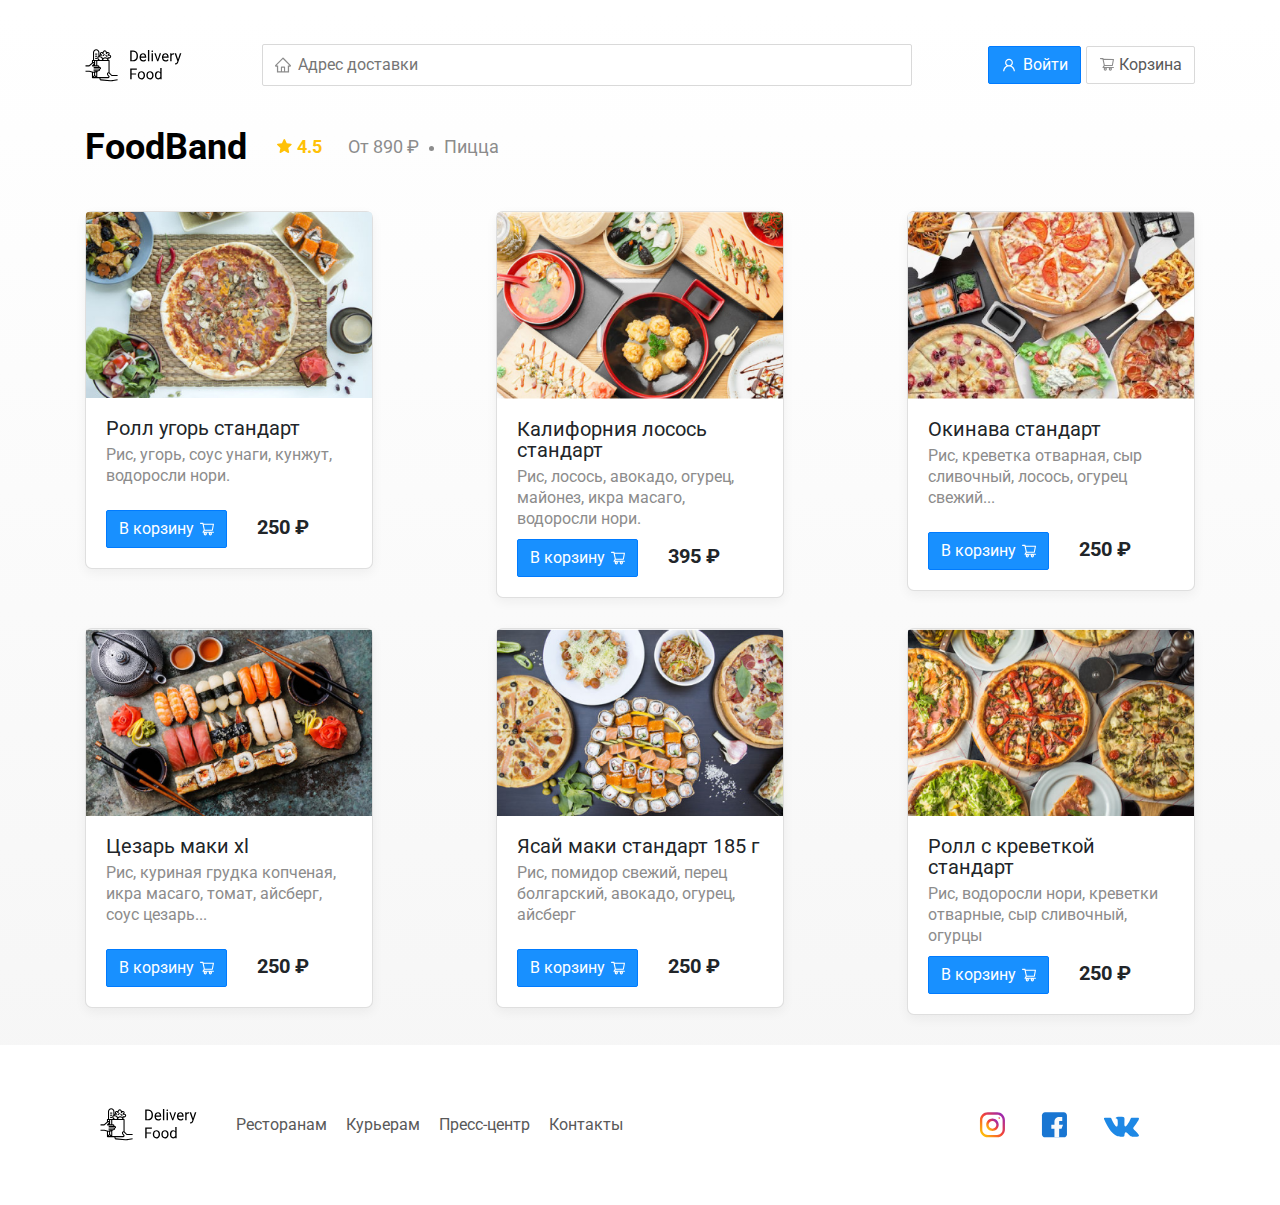
<file: FoodBand.html>
<!DOCTYPE html>
<html lang="ru">
<head>
  <meta charset="UTF-8">
  <meta name="viewport" content="width=device-width, initial-scale=1.0">
  <title>Тануки-доставка еды</title>
  <link href="https://fonts.googleapis.com/css2?family=Roboto:wght@400;700&display=swap" rel="stylesheet">
  <link rel="stylesheet" href="css/bootstrap.min.css">
  <link rel="stylesheet" href="css/style.css">
</head>
<body>
  <div class="container">
   <div class="main">
      <div class="header ">
        <a href="index.html" class="logo"><img src="img/logo.svg" alt="logo"></a>
        <input type="text" class="input address-input" placeholder="Адрес доставки">
        <div class="button">
          <button class="btn btn-primary"> <img src="img/icon container.svg" alt="Войти" class="btn-icon"> Войти</button>
          <button class="btn btn-light"> <img src="img/shopping-cart.svg" alt="Корзина" class="btn-icon1"> Корзина</button>
        </div>
      </div>
      <section class="restaurants">
        <div class="section-heading">
          <h2 class="section-title">FoodBand</h2>
            <div class="card-info">
              <div class="rating"><img src="img/Vector.svg" alt="rating" class="rating-star">4.5</div>
              <div class="price">От 890 ₽</div>
              <div class="category">Пицца</div>
            </div>
          <!-- /.card-info -->
        </div>
        <div class="cards">
          <div class="card" style="width: 18rem;">
            <img src="img/image.jpg" class="card-img-top" alt="...">
            <div class="card-body">
              <div class="card-heading">
                <h3 class="card-title card-title-reg">Ролл угорь стандарт</h3>
              </div>
              <div class="card-info">
                <div class="ingredients">Рис, угорь, соус унаги, кунжут, водоросли нори.</div>
              </div>
              <div class="card-buttons">
                <button class="btn btn-primary button">
                  <span class="button-card-text">В корзину</span>
                  <img src="img/button-shoping-cart.svg" alt="shopping-cart" class="button-card-image">
                </button>
                <strong class="card-price-bold">250 ₽</strong>
              </div>
              <!-- /.card-info -->
              <!-- /.card-heading -->
            </div>
          </div>
          <div class="card" style="width: 18rem;">
            <img src="img/image.png" class="card-img-top" alt="...">
            <div class="card-body">
              <div class="card-heading">
                <h3 class="card-title card-title-reg">Калифорния лосось стандарт</h3>
              </div>
              <div class="card-info">
                <div class="ingredients">Рис, лосось, авокадо, огурец, майонез, икра масаго, водоросли нори.</div>
              </div>
              <div class="card-buttons1">
                <button class="btn btn-primary button">
                  <span class="button-card-text">В корзину</span>
                  <img src="img/button-shoping-cart.svg" alt="shopping-cart" class="button-card-image">
                </button>
                <strong class="card-price-bold">395 ₽</strong>
              </div>
              <!-- /.card-heading -->
            </div>
          </div>
          <div class="card" style="width: 18rem;">
            <img src="img/image1.png" class="card-img-top" alt="...">
            <div class="card-body">
              <div class="card-heading">
                <h3 class="card-title card-title-reg">Окинава стандарт</h3>
              </div>
              <div class="card-info">
                
                <div class="ingredients"> Рис, креветка отварная, сыр сливочный, лосось, огурец свежий...</div>
              </div>
              <div class="card-buttons">
                <button class="btn btn-primary button">
                  <span class="button-card-text">В корзину</span>
                  <img src="img/button-shoping-cart.svg" alt="shopping-cart" class="button-card-image">
                </button>
                <strong class="card-price-bold">250 ₽</strong>
              </div>
              <!-- /.card-info -->
              <!-- /.card-heading -->
            </div>
          </div>
          <div class="card" style="width: 18rem;">
            <img src="img/image2.png" class="card-img-top" alt="...">
            <div class="card-body">
              <div class="card-heading">
                <h3 class="card-title card-title-reg">Цезарь маки хl</h3>
              </div>
              <div class="card-info">
                
                <div class="ingredients">Рис, куриная грудка копченая, икра масаго, томат, айсберг, соус цезарь...</div>
              </div>
              <div class="card-buttons">
                <button class="btn btn-primary button">
                  <span class="button-card-text">В корзину</span>
                  <img src="img/button-shoping-cart.svg" alt="shopping-cart" class="button-card-image">
                </button>
                <strong class="card-price-bold">250 ₽</strong>
              </div>
              <!-- /.card-info -->
              <!-- /.card-heading -->
            </div>
          </div>
          <div class="card" style="width: 18rem;">
            <img src="img/image3.png" class="card-img-top" alt="...">
            <div class="card-body">
              <div class="card-heading">
                <h3 class="card-title card-title-reg">Ясай маки стандарт 185 г</h3>
              </div>
              <div class="card-info">
                
                <div class="ingredients">Рис, помидор свежий, перец болгарский, авокадо, огурец, айсберг</div>
              </div>
              <div class="card-buttons">
                <button class="btn btn-primary button">
                  <span class="button-card-text">В корзину</span>
                  <img src="img/button-shoping-cart.svg" alt="shopping-cart" class="button-card-image">
                </button>
                <strong class="card-price-bold">250 ₽</strong>
              </div>
              <!-- /.card-info -->
              <!-- /.card-heading -->
            </div>
          </div>
          <div class="card" style="width: 18rem;">
            <img src="img/image4.png" class="card-img-top" alt="...">
            <div class="card-body">
              <div class="card-heading">
                <h3 class="card-title card-title-reg">Ролл с креветкой стандарт</h3>
              </div>
              <div class="card-info">
                
                <div class="ingredients">Рис, водоросли нори, креветки отварные, сыр сливочный, огурцы</div>
              </div>
              <div class="card-buttons1">
                <button class="btn btn-primary button">
                  <span class="button-card-text">В корзину</span>
                  <img src="img/button-shoping-cart.svg" alt="shopping-cart" class="button-card-image">
                </button>
                <strong class="card-price-bold">250 ₽</strong>
              </div>
              <!-- /.card-info -->
              <!-- /.card-heading -->
            </div>
          </div>
        </div>
        <!-- /.cards -->
      </section>
   </div>
  </div>
  <footer class="footer">
    <div class="container cont">
      <img src="img/logo.svg" alt="logo" class="logo-footer">
      <div class="links">
        <a href="#" class="footer-link">Ресторанам</a>
        <a href="#" class="footer-link">Курьерам</a>
        <a href="#" class="footer-link">Пресс-центр</a>
        <a href="#" class="footer-link">Контакты</a>
      </div>
      <div class="btns">
        <button class="btn "> <img src="img/inst.svg" alt="Войти" class="btn-icon"></button>
        <button class="btn "> <img src="img/facebook.svg" alt="Войти" class="btn-icon"></button>
        <button class="btn "> <img src="img/vk.svg" alt="Войти" class="btn-icon"></button>
      </div>
    </div>
  </footer>
</body>
</html>
</file>
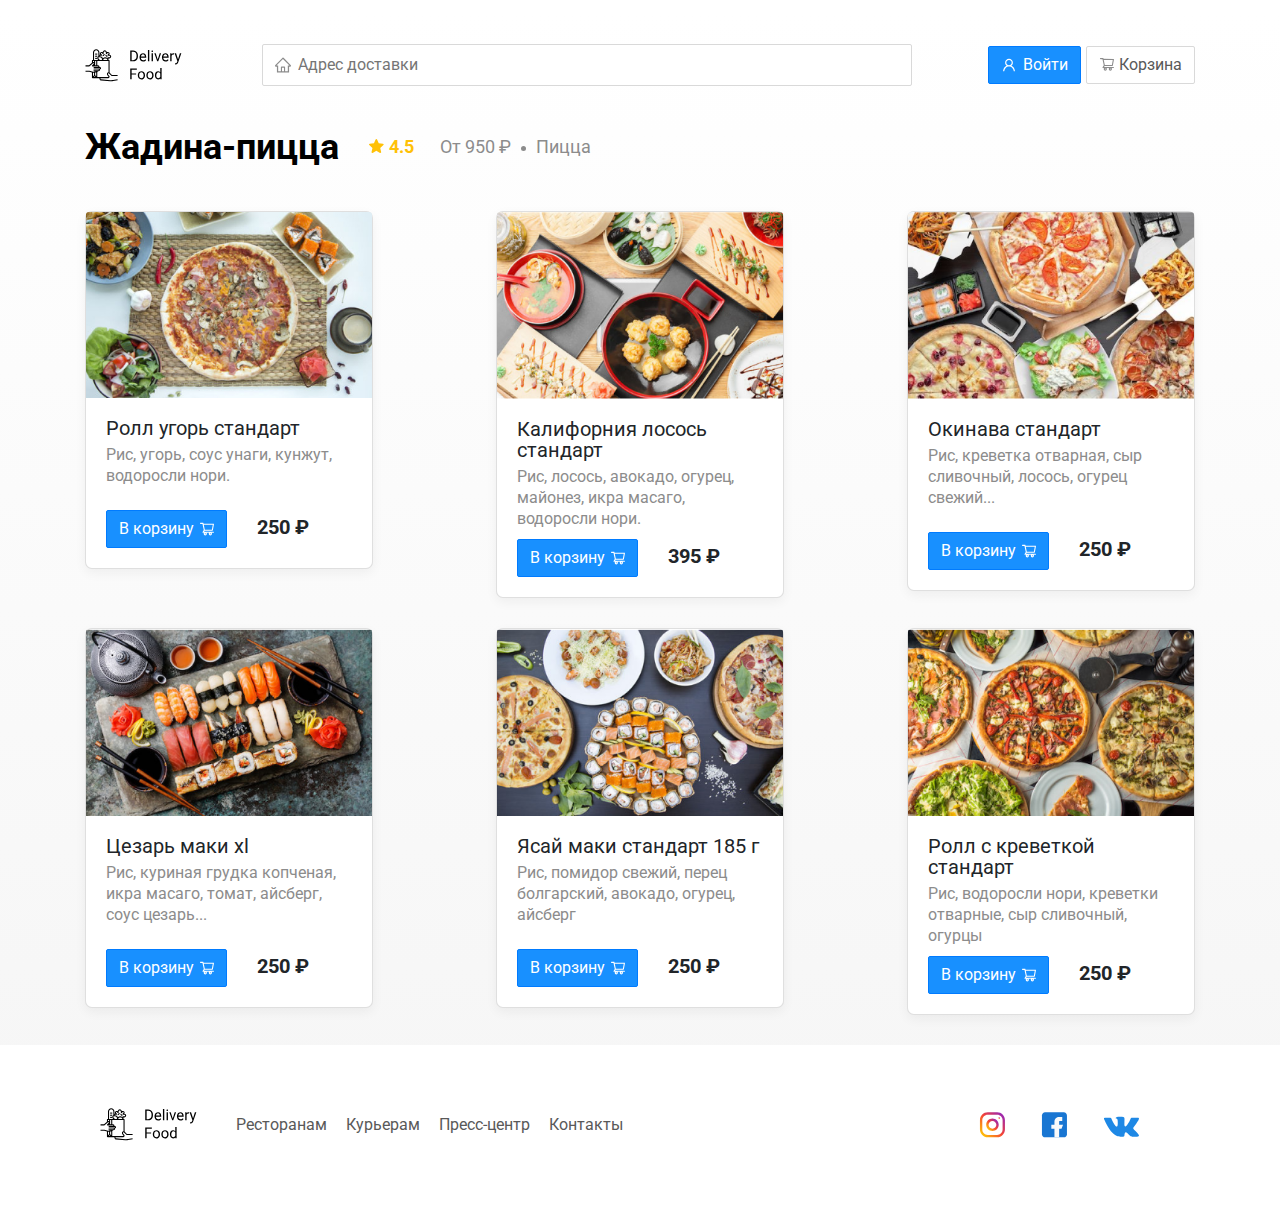
<file: jadinna-pizza.html>
<!DOCTYPE html>
<html lang="ru">
<head>
  <meta charset="UTF-8">
  <meta name="viewport" content="width=device-width, initial-scale=1.0">
  <title>Тануки-доставка еды</title>
  <link href="https://fonts.googleapis.com/css2?family=Roboto:wght@400;700&display=swap" rel="stylesheet">
  <link rel="stylesheet" href="css/bootstrap.min.css">
  <link rel="stylesheet" href="css/style.css">
</head>
<body>
  <div class="container">
   <div class="main">
      <div class="header ">
        <a href="index.html" class="logo"><img src="img/logo.svg" alt="logo"></a>
        <input type="text" class="input address-input" placeholder="Адрес доставки">
        <div class="button">
          <button class="btn btn-primary"> <img src="img/icon container.svg" alt="Войти" class="btn-icon"> Войти</button>
          <button class="btn btn-light"> <img src="img/shopping-cart.svg" alt="Корзина" class="btn-icon1"> Корзина</button>
        </div>
      </div>
      <section class="restaurants">
        <div class="section-heading">
          <h2 class="section-title">Жадина-пицца</h2>
            <div class="card-info">
              <div class="rating"><img src="img/Vector.svg" alt="rating" class="rating-star">4.5</div>
              <div class="price">От 950 ₽</div>
              <div class="category">Пицца</div>
            </div>
          <!-- /.card-info -->
        </div>
        <div class="cards">
          <div class="card" style="width: 18rem;">
            <img src="img/image.jpg" class="card-img-top" alt="...">
            <div class="card-body">
              <div class="card-heading">
                <h3 class="card-title card-title-reg">Ролл угорь стандарт</h3>
              </div>
              <div class="card-info">
                <div class="ingredients">Рис, угорь, соус унаги, кунжут, водоросли нори.</div>
              </div>
              <div class="card-buttons">
                <button class="btn btn-primary button">
                  <span class="button-card-text">В корзину</span>
                  <img src="img/button-shoping-cart.svg" alt="shopping-cart" class="button-card-image">
                </button>
                <strong class="card-price-bold">250 ₽</strong>
              </div>
              <!-- /.card-info -->
              <!-- /.card-heading -->
            </div>
          </div>
          <div class="card" style="width: 18rem;">
            <img src="img/image.png" class="card-img-top" alt="...">
            <div class="card-body">
              <div class="card-heading">
                <h3 class="card-title card-title-reg">Калифорния лосось стандарт</h3>
              </div>
              <div class="card-info">
                <div class="ingredients">Рис, лосось, авокадо, огурец, майонез, икра масаго, водоросли нори.</div>
              </div>
              <div class="card-buttons1">
                <button class="btn btn-primary button">
                  <span class="button-card-text">В корзину</span>
                  <img src="img/button-shoping-cart.svg" alt="shopping-cart" class="button-card-image">
                </button>
                <strong class="card-price-bold">395 ₽</strong>
              </div>
              <!-- /.card-heading -->
            </div>
          </div>
          <div class="card" style="width: 18rem;">
            <img src="img/image1.png" class="card-img-top" alt="...">
            <div class="card-body">
              <div class="card-heading">
                <h3 class="card-title card-title-reg">Окинава стандарт</h3>
              </div>
              <div class="card-info">
                
                <div class="ingredients"> Рис, креветка отварная, сыр сливочный, лосось, огурец свежий...</div>
              </div>
              <div class="card-buttons">
                <button class="btn btn-primary button">
                  <span class="button-card-text">В корзину</span>
                  <img src="img/button-shoping-cart.svg" alt="shopping-cart" class="button-card-image">
                </button>
                <strong class="card-price-bold">250 ₽</strong>
              </div>
              <!-- /.card-info -->
              <!-- /.card-heading -->
            </div>
          </div>
          <div class="card" style="width: 18rem;">
            <img src="img/image2.png" class="card-img-top" alt="...">
            <div class="card-body">
              <div class="card-heading">
                <h3 class="card-title card-title-reg">Цезарь маки хl</h3>
              </div>
              <div class="card-info">
                
                <div class="ingredients">Рис, куриная грудка копченая, икра масаго, томат, айсберг, соус цезарь...</div>
              </div>
              <div class="card-buttons">
                <button class="btn btn-primary button">
                  <span class="button-card-text">В корзину</span>
                  <img src="img/button-shoping-cart.svg" alt="shopping-cart" class="button-card-image">
                </button>
                <strong class="card-price-bold">250 ₽</strong>
              </div>
              <!-- /.card-info -->
              <!-- /.card-heading -->
            </div>
          </div>
          <div class="card" style="width: 18rem;">
            <img src="img/image3.png" class="card-img-top" alt="...">
            <div class="card-body">
              <div class="card-heading">
                <h3 class="card-title card-title-reg">Ясай маки стандарт 185 г</h3>
              </div>
              <div class="card-info">
                
                <div class="ingredients">Рис, помидор свежий, перец болгарский, авокадо, огурец, айсберг</div>
              </div>
              <div class="card-buttons">
                <button class="btn btn-primary button">
                  <span class="button-card-text">В корзину</span>
                  <img src="img/button-shoping-cart.svg" alt="shopping-cart" class="button-card-image">
                </button>
                <strong class="card-price-bold">250 ₽</strong>
              </div>
              <!-- /.card-info -->
              <!-- /.card-heading -->
            </div>
          </div>
          <div class="card" style="width: 18rem;">
            <img src="img/image4.png" class="card-img-top" alt="...">
            <div class="card-body">
              <div class="card-heading">
                <h3 class="card-title card-title-reg">Ролл с креветкой стандарт</h3>
              </div>
              <div class="card-info">
                
                <div class="ingredients">Рис, водоросли нори, креветки отварные, сыр сливочный, огурцы</div>
              </div>
              <div class="card-buttons1">
                <button class="btn btn-primary button">
                  <span class="button-card-text">В корзину</span>
                  <img src="img/button-shoping-cart.svg" alt="shopping-cart" class="button-card-image">
                </button>
                <strong class="card-price-bold">250 ₽</strong>
              </div>
              <!-- /.card-info -->
              <!-- /.card-heading -->
            </div>
          </div>
        </div>
        <!-- /.cards -->
      </section>
   </div>
  </div>
  <footer class="footer">
    <div class="container cont">
      <img src="img/logo.svg" alt="logo" class="logo-footer">
      <div class="links">
        <a href="#" class="footer-link">Ресторанам</a>
        <a href="#" class="footer-link">Курьерам</a>
        <a href="#" class="footer-link">Пресс-центр</a>
        <a href="#" class="footer-link">Контакты</a>
      </div>
      <div class="btns">
        <button class="btn "> <img src="img/inst.svg" alt="Войти" class="btn-icon"></button>
        <button class="btn "> <img src="img/facebook.svg" alt="Войти" class="btn-icon"></button>
        <button class="btn "> <img src="img/vk.svg" alt="Войти" class="btn-icon"></button>
      </div>
    </div>
  </footer>
</body>
</html>
</file>
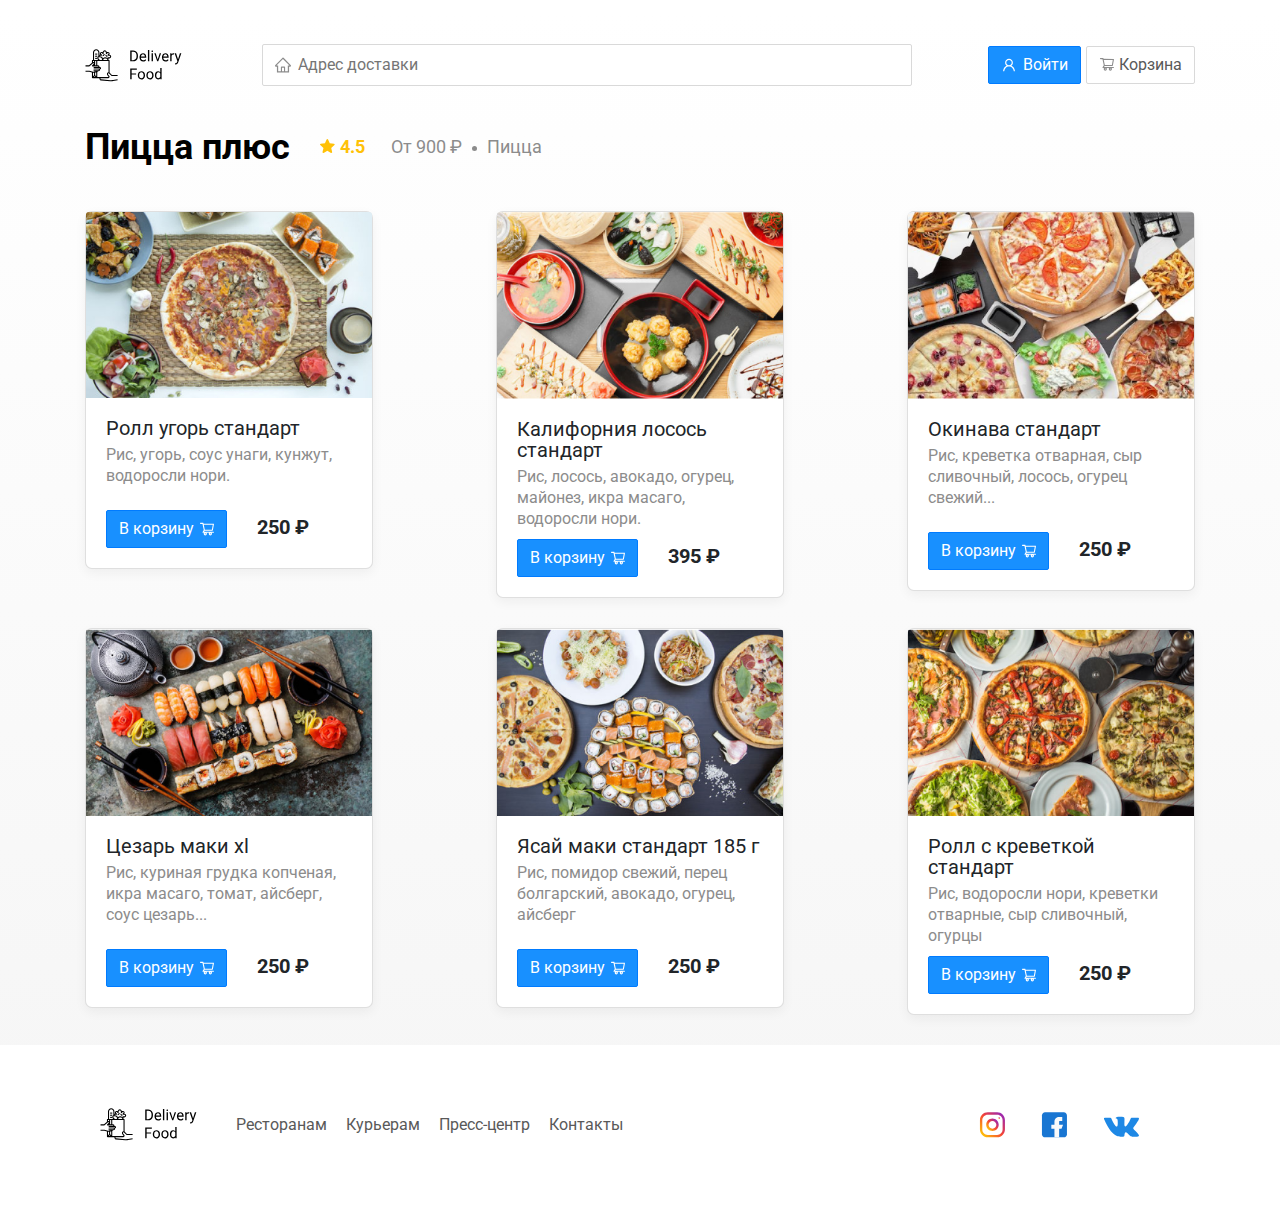
<file: pizza-plus.html>
<!DOCTYPE html>
<html lang="ru">
<head>
  <meta charset="UTF-8">
  <meta name="viewport" content="width=device-width, initial-scale=1.0">
  <title>Тануки-доставка еды</title>
  <link href="https://fonts.googleapis.com/css2?family=Roboto:wght@400;700&display=swap" rel="stylesheet">
  <link rel="stylesheet" href="css/bootstrap.min.css">
  <link rel="stylesheet" href="css/animate.css">
  <link rel="stylesheet" href="css/style.css">
</head>
<body>
  <div class="container">
   <div class="main">
      <div class="header ">
        <a href="index.html" class="logo "><img src="img/logo.svg" alt="logo"></a>
        <input type="text" class="input address-input" placeholder="Адрес доставки">
        <div class="button">
          <button class="btn btn-primary"> <img src="img/icon container.svg" alt="Войти" class="btn-icon"> Войти</button>
          <button class="btn btn-light"> <img src="img/shopping-cart.svg" alt="Корзина" class="btn-icon1"> Корзина</button>
        </div>
      </div>
      <section class="restaurants">
        <div class="section-heading">
          <h2 class="section-title">Пицца плюс</h2>
            <div class="card-info">
              <div class="rating"><img src="img/Vector.svg" alt="rating" class="rating-star">4.5</div>
              <div class="price">От 900 ₽</div>
              <div class="category">Пицца</div>
            </div>
          <!-- /.card-info -->
        </div>
        <div class="cards">
          <div class="card wow zoomIn" data-wow-delay="0.2s" style="width: 18rem;">
            <img src="img/image.jpg" class="card-img-top" alt="...">
            <div class="card-body">
              <div class="card-heading">
                <h3 class="card-title card-title-reg">Ролл угорь стандарт</h3>
              </div>
              <div class="card-info">
                <div class="ingredients">Рис, угорь, соус унаги, кунжут, водоросли нори.</div>
              </div>
              <div class="card-buttons">
                <button class="btn btn-primary button">
                  <span class="button-card-text">В корзину</span>
                  <img src="img/button-shoping-cart.svg" alt="shopping-cart" class="button-card-image">
                </button>
                <strong class="card-price-bold">250 ₽</strong>
              </div>
              <!-- /.card-info -->
              <!-- /.card-heading -->
            </div>
          </div>
          <div class="card wow zoomIn" data-wow-delay="0.4s" style="width: 18rem;">
            <img src="img/image.png" class="card-img-top" alt="...">
            <div class="card-body">
              <div class="card-heading">
                <h3 class="card-title card-title-reg">Калифорния лосось стандарт</h3>
              </div>
              <div class="card-info">
                <div class="ingredients">Рис, лосось, авокадо, огурец, майонез, икра масаго, водоросли нори.</div>
              </div>
              <div class="card-buttons1">
                <button class="btn btn-primary button">
                  <span class="button-card-text">В корзину</span>
                  <img src="img/button-shoping-cart.svg" alt="shopping-cart" class="button-card-image">
                </button>
                <strong class="card-price-bold">395 ₽</strong>
              </div>
              <!-- /.card-heading -->
            </div>
          </div>
          <div class="card wow zoomIn" data-wow-delay="0.6s" style="width: 18rem;">
            <img src="img/image1.png" class="card-img-top" alt="...">
            <div class="card-body">
              <div class="card-heading">
                <h3 class="card-title card-title-reg">Окинава стандарт</h3>
              </div>
              <div class="card-info">
                
                <div class="ingredients"> Рис, креветка отварная, сыр сливочный, лосось, огурец свежий...</div>
              </div>
              <div class="card-buttons">
                <button class="btn btn-primary button">
                  <span class="button-card-text">В корзину</span>
                  <img src="img/button-shoping-cart.svg" alt="shopping-cart" class="button-card-image">
                </button>
                <strong class="card-price-bold">250 ₽</strong>
              </div>
              <!-- /.card-info -->
              <!-- /.card-heading -->
            </div>
          </div>
          <div class="card wow zoomIn" data-wow-delay="0.2s" style="width: 18rem;">
            <img src="img/image2.png" class="card-img-top" alt="...">
            <div class="card-body">
              <div class="card-heading">
                <h3 class="card-title card-title-reg">Цезарь маки хl</h3>
              </div>
              <div class="card-info">
                <div class="ingredients">Рис, куриная грудка копченая, икра масаго, томат, айсберг, соус цезарь...</div>
              </div>
              <div class="card-buttons">
                <button class="btn btn-primary button">
                  <span class="button-card-text">В корзину</span>
                  <img src="img/button-shoping-cart.svg" alt="shopping-cart" class="button-card-image">
                </button>
                <strong class="card-price-bold">250 ₽</strong>
              </div>
              <!-- /.card-info -->
              <!-- /.card-heading -->
            </div>
          </div>
          <div class="card wow zoomIn" data-wow-delay="0.4s" style="width: 18rem;">
            <img src="img/image3.png" class="card-img-top" alt="...">
            <div class="card-body">
              <div class="card-heading">
                <h3 class="card-title card-title-reg">Ясай маки стандарт 185 г</h3>
              </div>
              <div class="card-info">
                
                <div class="ingredients">Рис, помидор свежий, перец болгарский, авокадо, огурец, айсберг</div>
              </div>
              <div class="card-buttons">
                <button class="btn btn-primary button">
                  <span class="button-card-text">В корзину</span>
                  <img src="img/button-shoping-cart.svg" alt="shopping-cart" class="button-card-image">
                </button>
                <strong class="card-price-bold">250 ₽</strong>
              </div>
              <!-- /.card-info -->
              <!-- /.card-heading -->
            </div>
          </div>
          <div class="card wow zoomIn" data-wow-delay="0.6s" style="width: 18rem;">
            <img src="img/image4.png" class="card-img-top" alt="...">
            <div class="card-body">
              <div class="card-heading">
                <h3 class="card-title card-title-reg">Ролл с креветкой стандарт</h3>
              </div>
              <div class="card-info">
                
                <div class="ingredients">Рис, водоросли нори, креветки отварные, сыр сливочный, огурцы</div>
              </div>
              <div class="card-buttons1">
                <button class="btn btn-primary button">
                  <span class="button-card-text">В корзину</span>
                  <img src="img/button-shoping-cart.svg" alt="shopping-cart" class="button-card-image">
                </button>
                <strong class="card-price-bold">250 ₽</strong>
              </div>
              <!-- /.card-info -->
              <!-- /.card-heading -->
            </div>
          </div>
        </div>
        <!-- /.cards -->
      </section>
   </div>
  </div>
<footer class="footer">
    <div class="container cont">
      <img src="img/logo.svg" alt="logo" class="logo-footer">
      <div class="links">
        <a href="#" class="footer-link">Ресторанам</a>
        <a href="#" class="footer-link">Курьерам</a>
        <a href="#" class="footer-link">Пресс-центр</a>
        <a href="#" class="footer-link">Контакты</a>
      </div>
      <div class="btns">
        <button class="btn "> <img src="img/inst.svg" alt="Войти" class="btn-icon"></button>
        <button class="btn "> <img src="img/facebook.svg" alt="Войти" class="btn-icon"></button>
        <button class="btn "> <img src="img/vk.svg" alt="Войти" class="btn-icon"></button>
      </div>
    </div>
</footer>
  <div class="moodal">
      <div class="moodal-dialog">
        <div class="moodal-header">
          <h3 class="moodal-title">Корзина</h3>
          <button class="btn-close">&times;</button>
        </div>
        <div class="moodal-body">
          <div class="food-row">
            <span class="food-name">Ролл угорь стандарт</span>
            <strong class="food-price">250 ₽</strong>
            <div class="food-counter">
              <button class="counter-button">-</button>
              <span class="counter">1</span>
              <button class="counter-button">+</button>
            </div>
          </div>
          <div class="food-row">
            <span class="food-name">Ролл угорь стандарт</span>
            <strong class="food-price">250 ₽</strong>
            <div class="food-counter">
              <button class="counter-button">-</button>
              <span class="counter">1</span>
              <button class="counter-button">+</button>
            </div>
          </div>
          <div class="food-row">
            <span class="food-name">Ролл угорь стандарт</span>
            <strong class="food-price">250 ₽</strong>
            <div class="food-counter">
              <button class="counter-button">-</button>
              <span class="counter">1</span>
              <button class="counter-button">+</button>
            </div>
          </div>
          <div class="food-row">
            <span class="food-name">Ролл угорь стандарт</span>
            <strong class="food-price">250 ₽</strong>
            <div class="food-counter">
              <button class="counter-button">-</button>
              <span class="counter">1</span>
              <button class="counter-button">+</button>
            </div>
          </div>
          <div class="food-row">
            <span class="food-name">Ролл угорь стандарт</span>
            <strong class="food-price">250 ₽</strong>
            <div class="food-counter">
              <button class="counter-button">-</button>
              <span class="counter">1</span>
              <button class="counter-button">+</button>
            </div>
          </div>
        </div>
        <div class="moodal-footer">
          <span class="moodal-pricetag">1250 ₽</span>
          <div class="footer-buttons">
            <button class="btn btn-primary">Оформить заказ</button>
            <button class="btn btn-light">Отмена</button>
          </div>
        </div>
        <!-- /.modal-footer -->
      </div>
  </div>
      <script src="js/wow.min.js"></script>
      <script src="js/main.js"></script>
</body>
</html>
</file>
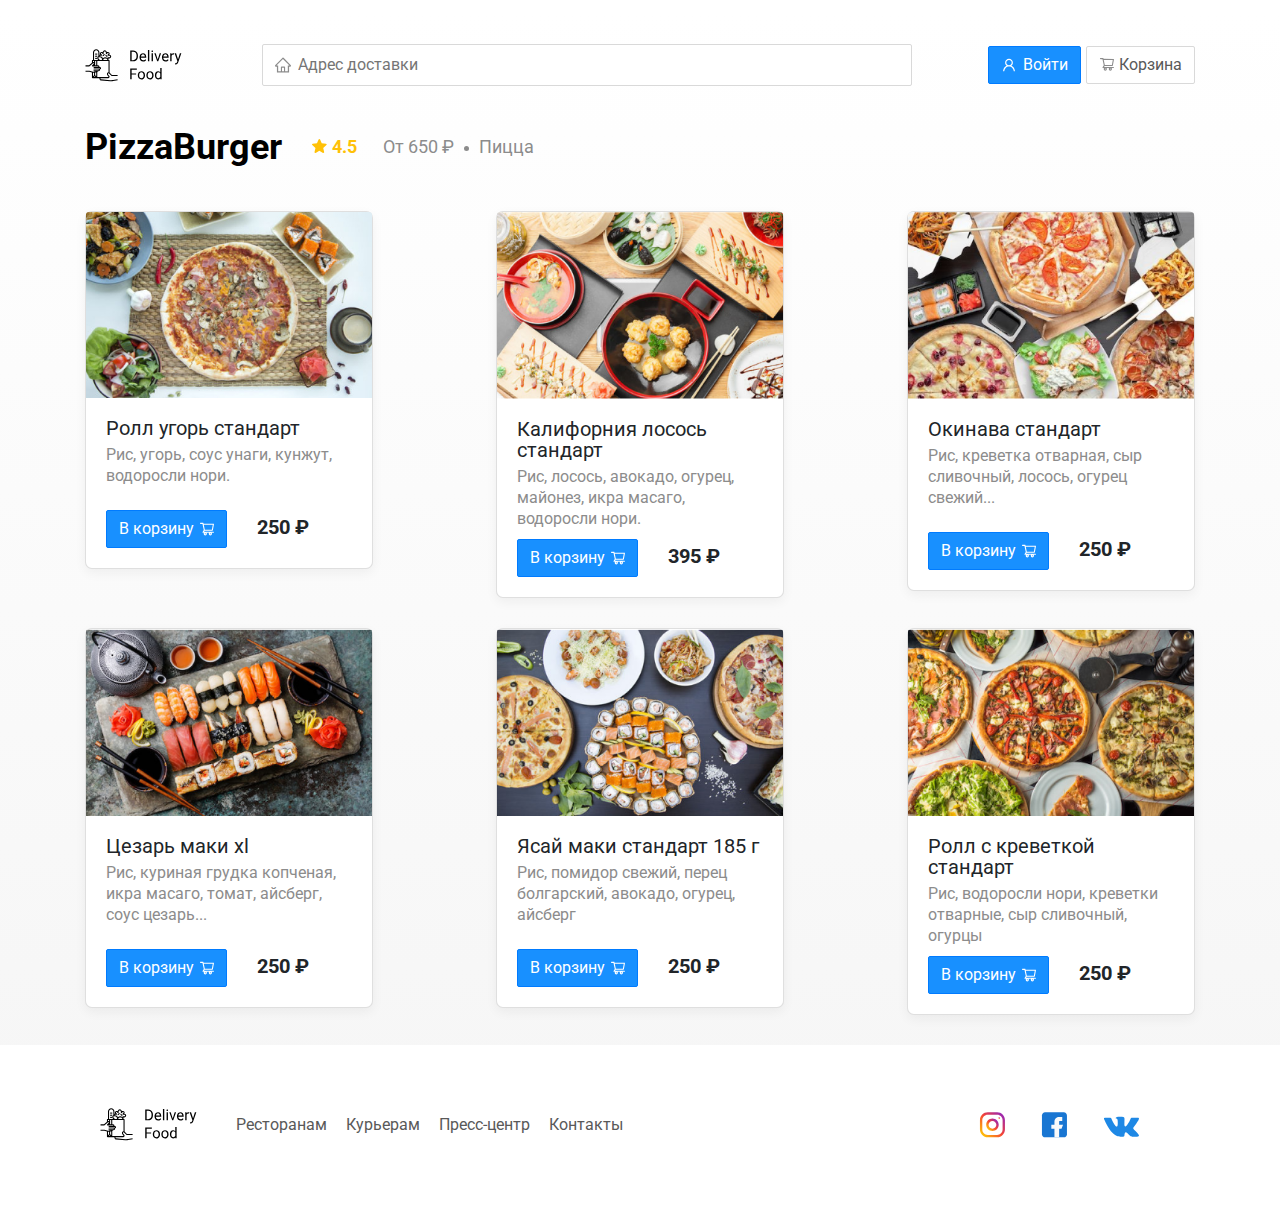
<file: PizzaBurger.html>
<!DOCTYPE html>
<html lang="ru">
<head>
  <meta charset="UTF-8">
  <meta name="viewport" content="width=device-width, initial-scale=1.0">
  <title>Тануки-доставка еды</title>
  <link href="https://fonts.googleapis.com/css2?family=Roboto:wght@400;700&display=swap" rel="stylesheet">
  <link rel="stylesheet" href="css/bootstrap.min.css">
  <link rel="stylesheet" href="css/style.css">
</head>
<body>
  <div class="container">
   <div class="main">
      <div class="header ">
        <a href="index.html" class="logo"><img src="img/logo.svg" alt="logo"></a>
        <input type="text" class="input address-input" placeholder="Адрес доставки">
        <div class="button">
          <button class="btn btn-primary"> <img src="img/icon container.svg" alt="Войти" class="btn-icon"> Войти</button>
          <button class="btn btn-light"> <img src="img/shopping-cart.svg" alt="Корзина" class="btn-icon1"> Корзина</button>
        </div>
      </div>
      <section class="restaurants">
        <div class="section-heading">
          <h2 class="section-title">PizzaBurger</h2>
            <div class="card-info">
              <div class="rating"><img src="img/Vector.svg" alt="rating" class="rating-star">4.5</div>
              <div class="price">От 650 ₽</div>
              <div class="category">Пицца</div>
            </div>
          <!-- /.card-info -->
        </div>
        <div class="cards">
          <div class="card" style="width: 18rem;">
            <img src="img/image.jpg" class="card-img-top" alt="...">
            <div class="card-body">
              <div class="card-heading">
                <h3 class="card-title card-title-reg">Ролл угорь стандарт</h3>
              </div>
              <div class="card-info">
                <div class="ingredients">Рис, угорь, соус унаги, кунжут, водоросли нори.</div>
              </div>
              <div class="card-buttons">
                <button class="btn btn-primary button">
                  <span class="button-card-text">В корзину</span>
                  <img src="img/button-shoping-cart.svg" alt="shopping-cart" class="button-card-image">
                </button>
                <strong class="card-price-bold">250 ₽</strong>
              </div>
              <!-- /.card-info -->
              <!-- /.card-heading -->
            </div>
          </div>
          <div class="card" style="width: 18rem;">
            <img src="img/image.png" class="card-img-top" alt="...">
            <div class="card-body">
              <div class="card-heading">
                <h3 class="card-title card-title-reg">Калифорния лосось стандарт</h3>
              </div>
              <div class="card-info">
                <div class="ingredients">Рис, лосось, авокадо, огурец, майонез, икра масаго, водоросли нори.</div>
              </div>
              <div class="card-buttons1">
                <button class="btn btn-primary button">
                  <span class="button-card-text">В корзину</span>
                  <img src="img/button-shoping-cart.svg" alt="shopping-cart" class="button-card-image">
                </button>
                <strong class="card-price-bold">395 ₽</strong>
              </div>
              <!-- /.card-heading -->
            </div>
          </div>
          <div class="card" style="width: 18rem;">
            <img src="img/image1.png" class="card-img-top" alt="...">
            <div class="card-body">
              <div class="card-heading">
                <h3 class="card-title card-title-reg">Окинава стандарт</h3>
              </div>
              <div class="card-info">
                
                <div class="ingredients"> Рис, креветка отварная, сыр сливочный, лосось, огурец свежий...</div>
              </div>
              <div class="card-buttons">
                <button class="btn btn-primary button">
                  <span class="button-card-text">В корзину</span>
                  <img src="img/button-shoping-cart.svg" alt="shopping-cart" class="button-card-image">
                </button>
                <strong class="card-price-bold">250 ₽</strong>
              </div>
              <!-- /.card-info -->
              <!-- /.card-heading -->
            </div>
          </div>
          <div class="card" style="width: 18rem;">
            <img src="img/image2.png" class="card-img-top" alt="...">
            <div class="card-body">
              <div class="card-heading">
                <h3 class="card-title card-title-reg">Цезарь маки хl</h3>
              </div>
              <div class="card-info">
                
                <div class="ingredients">Рис, куриная грудка копченая, икра масаго, томат, айсберг, соус цезарь...</div>
              </div>
              <div class="card-buttons">
                <button class="btn btn-primary button">
                  <span class="button-card-text">В корзину</span>
                  <img src="img/button-shoping-cart.svg" alt="shopping-cart" class="button-card-image">
                </button>
                <strong class="card-price-bold">250 ₽</strong>
              </div>
              <!-- /.card-info -->
              <!-- /.card-heading -->
            </div>
          </div>
          <div class="card" style="width: 18rem;">
            <img src="img/image3.png" class="card-img-top" alt="...">
            <div class="card-body">
              <div class="card-heading">
                <h3 class="card-title card-title-reg">Ясай маки стандарт 185 г</h3>
              </div>
              <div class="card-info">
                
                <div class="ingredients">Рис, помидор свежий, перец болгарский, авокадо, огурец, айсберг</div>
              </div>
              <div class="card-buttons">
                <button class="btn btn-primary button">
                  <span class="button-card-text">В корзину</span>
                  <img src="img/button-shoping-cart.svg" alt="shopping-cart" class="button-card-image">
                </button>
                <strong class="card-price-bold">250 ₽</strong>
              </div>
              <!-- /.card-info -->
              <!-- /.card-heading -->
            </div>
          </div>
          <div class="card" style="width: 18rem;">
            <img src="img/image4.png" class="card-img-top" alt="...">
            <div class="card-body">
              <div class="card-heading">
                <h3 class="card-title card-title-reg">Ролл с креветкой стандарт</h3>
              </div>
              <div class="card-info">
                
                <div class="ingredients">Рис, водоросли нори, креветки отварные, сыр сливочный, огурцы</div>
              </div>
              <div class="card-buttons1">
                <button class="btn btn-primary button">
                  <span class="button-card-text">В корзину</span>
                  <img src="img/button-shoping-cart.svg" alt="shopping-cart" class="button-card-image">
                </button>
                <strong class="card-price-bold">250 ₽</strong>
              </div>
              <!-- /.card-info -->
              <!-- /.card-heading -->
            </div>
          </div>
        </div>
        <!-- /.cards -->
      </section>
   </div>
  </div>
  <footer class="footer">
    <div class="container cont">
      <img src="img/logo.svg" alt="logo" class="logo-footer">
      <div class="links">
        <a href="#" class="footer-link">Ресторанам</a>
        <a href="#" class="footer-link">Курьерам</a>
        <a href="#" class="footer-link">Пресс-центр</a>
        <a href="#" class="footer-link">Контакты</a>
      </div>
      <div class="btns">
        <button class="btn "> <img src="img/inst.svg" alt="Войти" class="btn-icon"></button>
        <button class="btn "> <img src="img/facebook.svg" alt="Войти" class="btn-icon"></button>
        <button class="btn "> <img src="img/vk.svg" alt="Войти" class="btn-icon"></button>
      </div>
    </div>
  </footer>
</body>
</html>
</file>
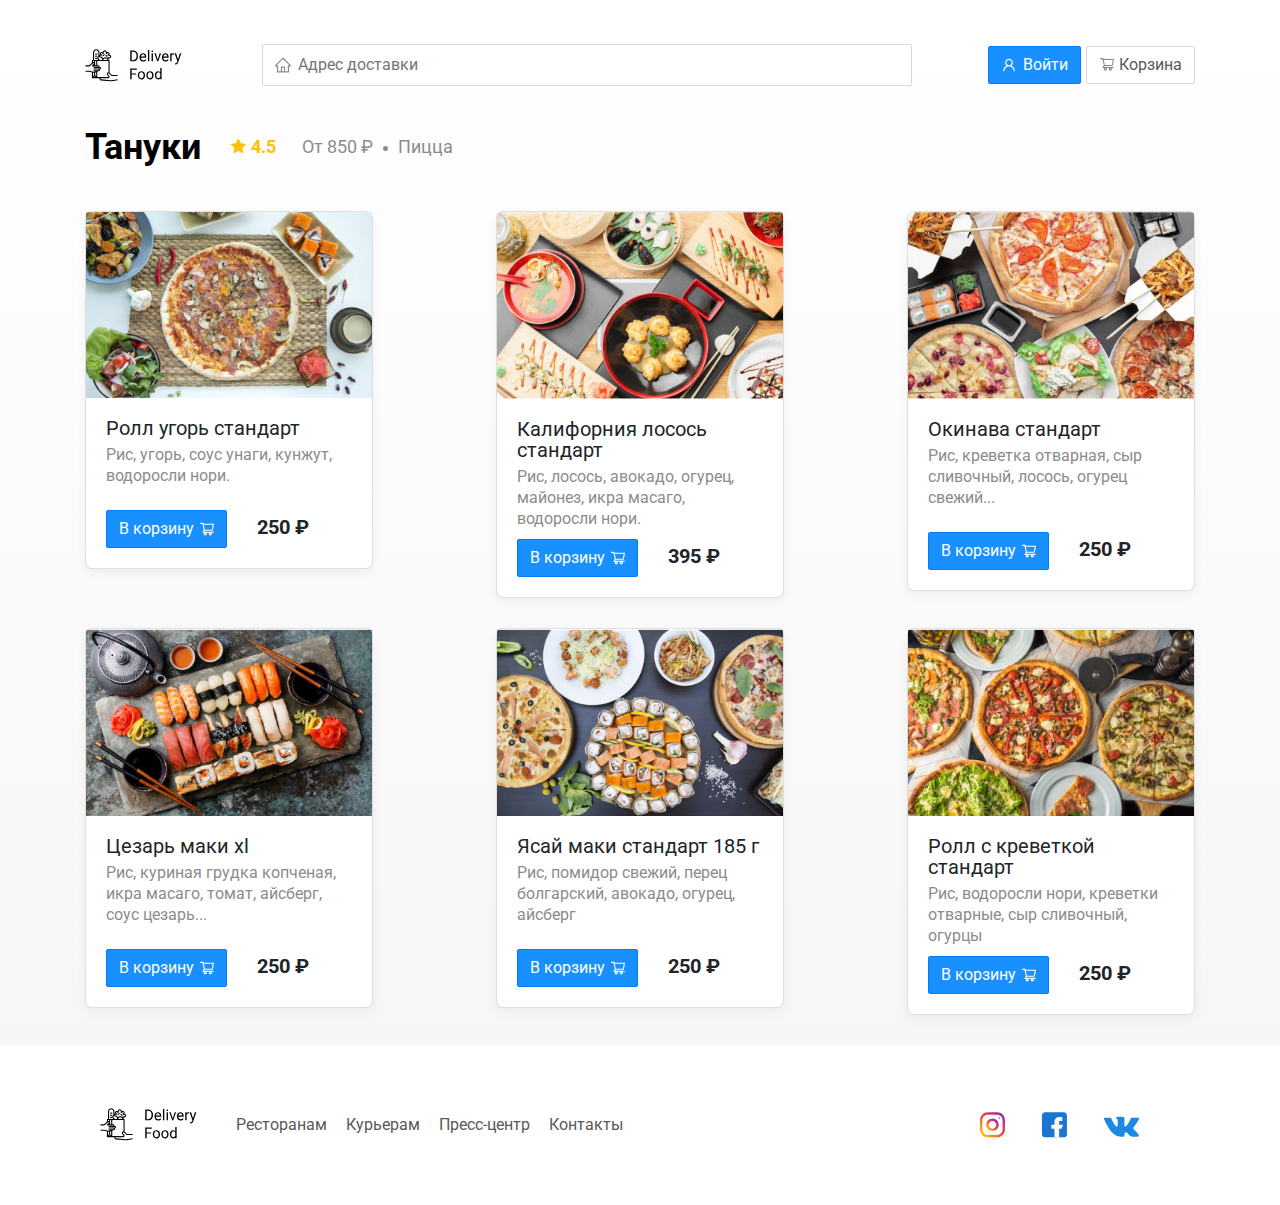
<file: tanuky.html>
<!DOCTYPE html>
<html lang="ru">
<head>
  <meta charset="UTF-8">
  <meta name="viewport" content="width=device-width, initial-scale=1.0">
  <title>Тануки-доставка еды</title>
  <link href="https://fonts.googleapis.com/css2?family=Roboto:wght@400;700&display=swap" rel="stylesheet">
  <link rel="stylesheet" href="css/bootstrap.min.css">
  <link rel="stylesheet" href="css/style.css">
</head>
<body>
  <div class="container">
   <div class="main">
      <div class="header ">
        <a href="index.html" class="logo"><img src="img/logo.svg" alt="logo"></a>
        <input type="text" class="input address-input" placeholder="Адрес доставки">
        <div class="button">
          <button class="btn btn-primary"> <img src="img/icon container.svg" alt="Войти" class="btn-icon"> Войти</button>
          <button class="btn btn-light"> <img src="img/shopping-cart.svg" alt="Корзина" class="btn-icon1"> Корзина</button>
        </div>
      </div>
      <section class="restaurants">
        <div class="section-heading">
          <h2 class="section-title">Тануки</h2>
            <div class="card-info">
              <div class="rating"><img src="img/Vector.svg" alt="rating" class="rating-star">4.5</div>
              <div class="price">От 850 ₽</div>
              <div class="category">Пицца</div>
            </div>
          <!-- /.card-info -->
        </div>
        <div class="cards">
          <div class="card" style="width: 18rem;">
            <img src="img/image.jpg" class="card-img-top" alt="...">
            <div class="card-body">
              <div class="card-heading">
                <h3 class="card-title card-title-reg">Ролл угорь стандарт</h3>
              </div>
              <div class="card-info">
                <div class="ingredients">Рис, угорь, соус унаги, кунжут, водоросли нори.</div>
              </div>
              <div class="card-buttons">
                <button class="btn btn-primary button">
                  <span class="button-card-text">В корзину</span>
                  <img src="img/button-shoping-cart.svg" alt="shopping-cart" class="button-card-image">
                </button>
                <strong class="card-price-bold">250 ₽</strong>
              </div>
              <!-- /.card-info -->
              <!-- /.card-heading -->
            </div>
          </div>
          <div class="card" style="width: 18rem;">
            <img src="img/image.png" class="card-img-top" alt="...">
            <div class="card-body">
              <div class="card-heading">
                <h3 class="card-title card-title-reg">Калифорния лосось стандарт</h3>
              </div>
              <div class="card-info">
                <div class="ingredients">Рис, лосось, авокадо, огурец, майонез, икра масаго, водоросли нори.</div>
              </div>
              <div class="card-buttons1">
                <button class="btn btn-primary button">
                  <span class="button-card-text">В корзину</span>
                  <img src="img/button-shoping-cart.svg" alt="shopping-cart" class="button-card-image">
                </button>
                <strong class="card-price-bold">395 ₽</strong>
              </div>
              <!-- /.card-heading -->
            </div>
          </div>
          <div class="card" style="width: 18rem;">
            <img src="img/image1.png" class="card-img-top" alt="...">
            <div class="card-body">
              <div class="card-heading">
                <h3 class="card-title card-title-reg">Окинава стандарт</h3>
              </div>
              <div class="card-info">
                
                <div class="ingredients"> Рис, креветка отварная, сыр сливочный, лосось, огурец свежий...</div>
              </div>
              <div class="card-buttons">
                <button class="btn btn-primary button">
                  <span class="button-card-text">В корзину</span>
                  <img src="img/button-shoping-cart.svg" alt="shopping-cart" class="button-card-image">
                </button>
                <strong class="card-price-bold">250 ₽</strong>
              </div>
              <!-- /.card-info -->
              <!-- /.card-heading -->
            </div>
          </div>
          <div class="card" style="width: 18rem;">
            <img src="img/image2.png" class="card-img-top" alt="...">
            <div class="card-body">
              <div class="card-heading">
                <h3 class="card-title card-title-reg">Цезарь маки хl</h3>
              </div>
              <div class="card-info">
                
                <div class="ingredients">Рис, куриная грудка копченая, икра масаго, томат, айсберг, соус цезарь...</div>
              </div>
              <div class="card-buttons">
                <button class="btn btn-primary button">
                  <span class="button-card-text">В корзину</span>
                  <img src="img/button-shoping-cart.svg" alt="shopping-cart" class="button-card-image">
                </button>
                <strong class="card-price-bold">250 ₽</strong>
              </div>
              <!-- /.card-info -->
              <!-- /.card-heading -->
            </div>
          </div>
          <div class="card" style="width: 18rem;">
            <img src="img/image3.png" class="card-img-top" alt="...">
            <div class="card-body">
              <div class="card-heading">
                <h3 class="card-title card-title-reg">Ясай маки стандарт 185 г</h3>
              </div>
              <div class="card-info">
                
                <div class="ingredients">Рис, помидор свежий, перец болгарский, авокадо, огурец, айсберг</div>
              </div>
              <div class="card-buttons">
                <button class="btn btn-primary button">
                  <span class="button-card-text">В корзину</span>
                  <img src="img/button-shoping-cart.svg" alt="shopping-cart" class="button-card-image">
                </button>
                <strong class="card-price-bold">250 ₽</strong>
              </div>
              <!-- /.card-info -->
              <!-- /.card-heading -->
            </div>
          </div>
          <div class="card" style="width: 18rem;">
            <img src="img/image4.png" class="card-img-top" alt="...">
            <div class="card-body">
              <div class="card-heading">
                <h3 class="card-title card-title-reg">Ролл с креветкой стандарт</h3>
              </div>
              <div class="card-info">
                
                <div class="ingredients">Рис, водоросли нори, креветки отварные, сыр сливочный, огурцы</div>
              </div>
              <div class="card-buttons1">
                <button class="btn btn-primary button">
                  <span class="button-card-text">В корзину</span>
                  <img src="img/button-shoping-cart.svg" alt="shopping-cart" class="button-card-image">
                </button>
                <strong class="card-price-bold">250 ₽</strong>
              </div>
              <!-- /.card-info -->
              <!-- /.card-heading -->
            </div>
          </div>
        </div>
        <!-- /.cards -->
      </section>
   </div>
  </div>
  <footer class="footer">
    <div class="container cont">
      <img src="img/logo.svg" alt="logo" class="logo-footer">
      <div class="links">
        <a href="#" class="footer-link">Ресторанам</a>
        <a href="#" class="footer-link">Курьерам</a>
        <a href="#" class="footer-link">Пресс-центр</a>
        <a href="#" class="footer-link">Контакты</a>
      </div>
      <div class="btns">
        <button class="btn "> <img src="img/inst.svg" alt="Войти" class="btn-icon"></button>
        <button class="btn "> <img src="img/facebook.svg" alt="Войти" class="btn-icon"></button>
        <button class="btn "> <img src="img/vk.svg" alt="Войти" class="btn-icon"></button>
      </div>
    </div>
  </footer>
</body>
</html>
</file>
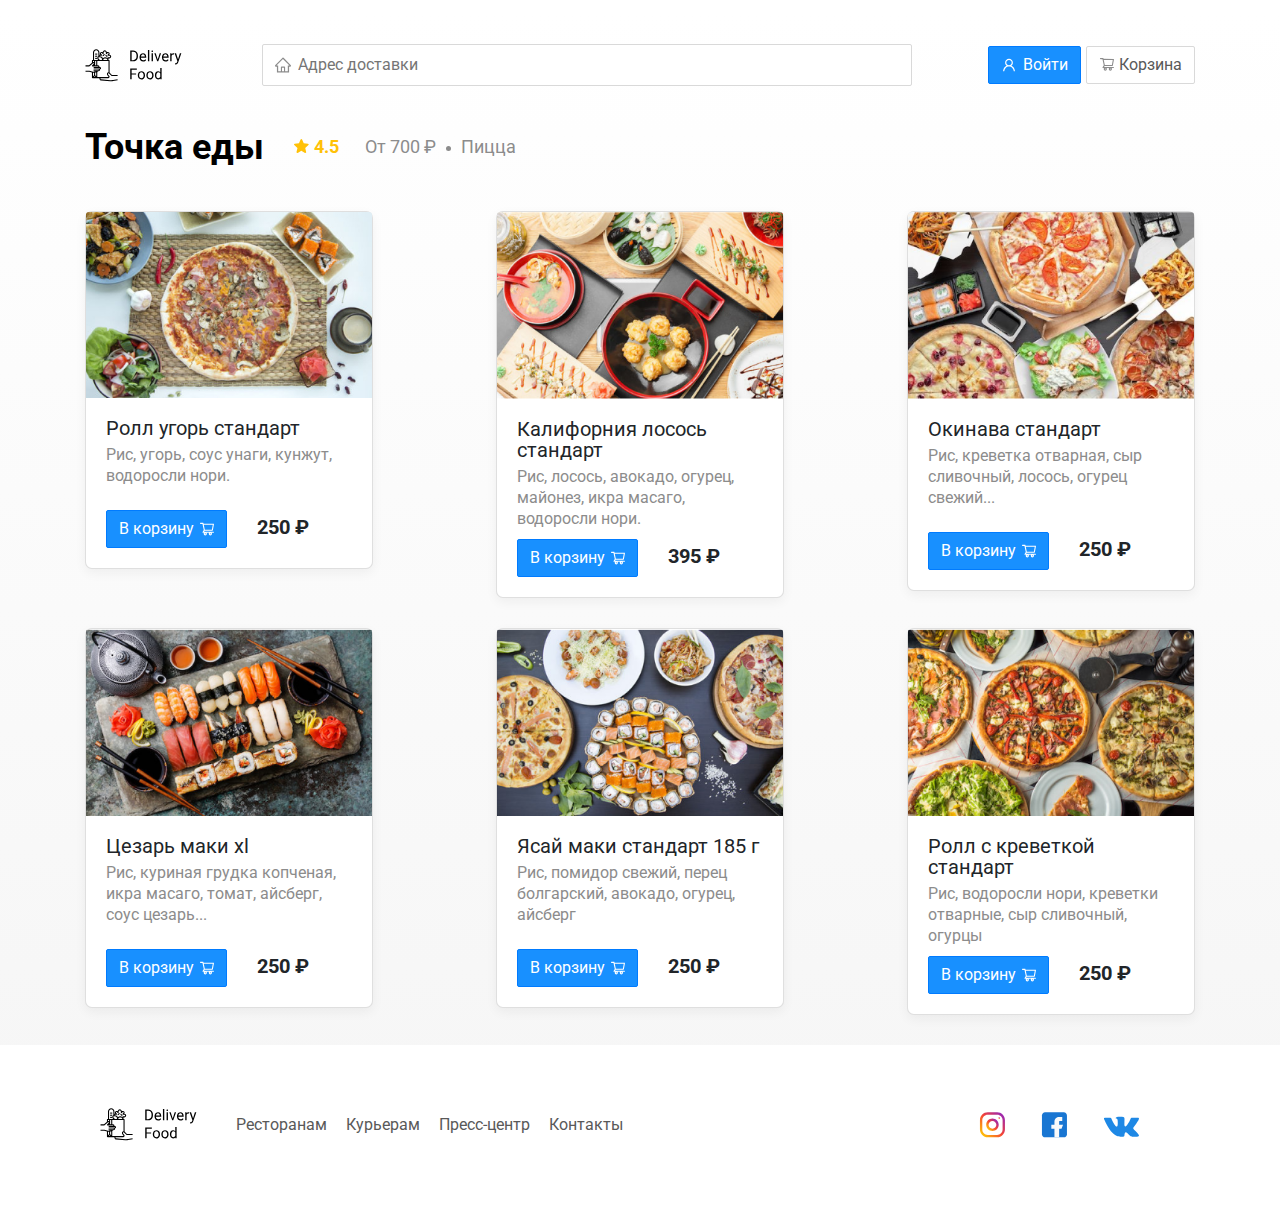
<file: Tochka-edi.html>
<!DOCTYPE html>
<html lang="ru">
<head>
  <meta charset="UTF-8">
  <meta name="viewport" content="width=device-width, initial-scale=1.0">
  <title>Тануки-доставка еды</title>
  <link href="https://fonts.googleapis.com/css2?family=Roboto:wght@400;700&display=swap" rel="stylesheet">
  <link rel="stylesheet" href="css/bootstrap.min.css">
  <link rel="stylesheet" href="css/style.css">
</head>
<body>
  <div class="container">
   <div class="main">
      <div class="header ">
        <a href="index.html" class="logo"><img src="img/logo.svg" alt="logo"></a>
        <input type="text" class="input address-input" placeholder="Адрес доставки">
        <div class="button">
          <button class="btn btn-primary"> <img src="img/icon container.svg" alt="Войти" class="btn-icon"> Войти</button>
          <button class="btn btn-light"> <img src="img/shopping-cart.svg" alt="Корзина" class="btn-icon1"> Корзина</button>
        </div>
      </div>
      <section class="restaurants">
        <div class="section-heading">
          <h2 class="section-title">Точка еды</h2>
            <div class="card-info">
              <div class="rating"><img src="img/Vector.svg" alt="rating" class="rating-star">4.5</div>
              <div class="price">От 700 ₽</div>
              <div class="category">Пицца</div>
            </div>
          <!-- /.card-info -->
        </div>
        <div class="cards">
          <div class="card" style="width: 18rem;">
            <img src="img/image.jpg" class="card-img-top" alt="...">
            <div class="card-body">
              <div class="card-heading">
                <h3 class="card-title card-title-reg">Ролл угорь стандарт</h3>
              </div>
              <div class="card-info">
                <div class="ingredients">Рис, угорь, соус унаги, кунжут, водоросли нори.</div>
              </div>
              <div class="card-buttons">
                <button class="btn btn-primary button">
                  <span class="button-card-text">В корзину</span>
                  <img src="img/button-shoping-cart.svg" alt="shopping-cart" class="button-card-image">
                </button>
                <strong class="card-price-bold">250 ₽</strong>
              </div>
              <!-- /.card-info -->
              <!-- /.card-heading -->
            </div>
          </div>
          <div class="card" style="width: 18rem;">
            <img src="img/image.png" class="card-img-top" alt="...">
            <div class="card-body">
              <div class="card-heading">
                <h3 class="card-title card-title-reg">Калифорния лосось стандарт</h3>
              </div>
              <div class="card-info">
                <div class="ingredients">Рис, лосось, авокадо, огурец, майонез, икра масаго, водоросли нори.</div>
              </div>
              <div class="card-buttons1">
                <button class="btn btn-primary button">
                  <span class="button-card-text">В корзину</span>
                  <img src="img/button-shoping-cart.svg" alt="shopping-cart" class="button-card-image">
                </button>
                <strong class="card-price-bold">395 ₽</strong>
              </div>
              <!-- /.card-heading -->
            </div>
          </div>
          <div class="card" style="width: 18rem;">
            <img src="img/image1.png" class="card-img-top" alt="...">
            <div class="card-body">
              <div class="card-heading">
                <h3 class="card-title card-title-reg">Окинава стандарт</h3>
              </div>
              <div class="card-info">
                
                <div class="ingredients"> Рис, креветка отварная, сыр сливочный, лосось, огурец свежий...</div>
              </div>
              <div class="card-buttons">
                <button class="btn btn-primary button">
                  <span class="button-card-text">В корзину</span>
                  <img src="img/button-shoping-cart.svg" alt="shopping-cart" class="button-card-image">
                </button>
                <strong class="card-price-bold">250 ₽</strong>
              </div>
              <!-- /.card-info -->
              <!-- /.card-heading -->
            </div>
          </div>
          <div class="card" style="width: 18rem;">
            <img src="img/image2.png" class="card-img-top" alt="...">
            <div class="card-body">
              <div class="card-heading">
                <h3 class="card-title card-title-reg">Цезарь маки хl</h3>
              </div>
              <div class="card-info">
                
                <div class="ingredients">Рис, куриная грудка копченая, икра масаго, томат, айсберг, соус цезарь...</div>
              </div>
              <div class="card-buttons">
                <button class="btn btn-primary button">
                  <span class="button-card-text">В корзину</span>
                  <img src="img/button-shoping-cart.svg" alt="shopping-cart" class="button-card-image">
                </button>
                <strong class="card-price-bold">250 ₽</strong>
              </div>
              <!-- /.card-info -->
              <!-- /.card-heading -->
            </div>
          </div>
          <div class="card" style="width: 18rem;">
            <img src="img/image3.png" class="card-img-top" alt="...">
            <div class="card-body">
              <div class="card-heading">
                <h3 class="card-title card-title-reg">Ясай маки стандарт 185 г</h3>
              </div>
              <div class="card-info">
                
                <div class="ingredients">Рис, помидор свежий, перец болгарский, авокадо, огурец, айсберг</div>
              </div>
              <div class="card-buttons">
                <button class="btn btn-primary button">
                  <span class="button-card-text">В корзину</span>
                  <img src="img/button-shoping-cart.svg" alt="shopping-cart" class="button-card-image">
                </button>
                <strong class="card-price-bold">250 ₽</strong>
              </div>
              <!-- /.card-info -->
              <!-- /.card-heading -->
            </div>
          </div>
          <div class="card" style="width: 18rem;">
            <img src="img/image4.png" class="card-img-top" alt="...">
            <div class="card-body">
              <div class="card-heading">
                <h3 class="card-title card-title-reg">Ролл с креветкой стандарт</h3>
              </div>
              <div class="card-info">
                
                <div class="ingredients">Рис, водоросли нори, креветки отварные, сыр сливочный, огурцы</div>
              </div>
              <div class="card-buttons1">
                <button class="btn btn-primary button">
                  <span class="button-card-text">В корзину</span>
                  <img src="img/button-shoping-cart.svg" alt="shopping-cart" class="button-card-image">
                </button>
                <strong class="card-price-bold">250 ₽</strong>
              </div>
              <!-- /.card-info -->
              <!-- /.card-heading -->
            </div>
          </div>
        </div>
        <!-- /.cards -->
      </section>
   </div>
  </div>
  <footer class="footer">
    <div class="container cont">
      <img src="img/logo.svg" alt="logo" class="logo-footer">
      <div class="links">
        <a href="#" class="footer-link">Ресторанам</a>
        <a href="#" class="footer-link">Курьерам</a>
        <a href="#" class="footer-link">Пресс-центр</a>
        <a href="#" class="footer-link">Контакты</a>
      </div>
      <div class="btns">
        <button class="btn "> <img src="img/inst.svg" alt="Войти" class="btn-icon"></button>
        <button class="btn "> <img src="img/facebook.svg" alt="Войти" class="btn-icon"></button>
        <button class="btn "> <img src="img/vk.svg" alt="Войти" class="btn-icon"></button>
      </div>
    </div>
  </footer>
</body>
</html>
</file>
<file: css/style.css>
*{
  box-sizing: border-box;
}
body{
  font-family: Roboto;
  padding-top: 44px;
  background: linear-gradient(180deg, rgba(245, 245, 245, 0) 1.04%, #F5F5F5 100%);
}
.header{
  display: flex;
  justify-content: space-between;
  align-items: center;
  margin-bottom: 40px;
}
.input{
  background: #FFFFFF;
  border: 1px solid #D9D9D9;
  border-radius: 2px;
  font-size: 16px;
  line-height: 24px;
  padding: 8px;
  padding-left: 35px;
  background-repeat: no-repeat;
  background-position: left 11px center;
}
.address-input{
  flex: 0.8;
  background-image: url('../img/home.svg');
}
.input-search{
  background-image: url('../img/search.svg');
  width: 300px;
  margin-left: auto;
}
.button{
  display: flex;
}
.btn-primary {
  display: flex;
  align-items: center;
  background: #1890FF;
  border-radius: 2px;
}
.btn-light {
  color: #595959;
  background: #FFFFFF;
  border: 1px solid #D9D9D9;
  box-sizing: border-box;
  box-shadow: 0px 0px 2px rgba(0, 0, 0, 0.0015);
  border-radius: 2px;
  margin-left: 5px;
}
.btn-icon{
  margin-right: 6px;
  vertical-align: bottom;
}
.btn-icon1{
  margin-bottom: 4%;
}
.promo{
  background: #FFF1B8 url('img/pizza.png') no-repeat top -40px right -30px;
  border-radius: 10px;
  box-shadow: 0px 7px 2px rgba(158, 158, 163, 0.1);
  padding: 68px 70px;
  margin-bottom: 55px;
}
.promo-title{
  font-weight: bold;
  font-size: 39px;
  line-height: 46px;
}
.promo-text{
  font-weight: normal;
  font-size: 24px;
  line-height: 28px;
  max-width: 538px;
}
.section-title{
  font-style: normal;
  font-weight: bold;
  font-size: 36px;
  line-height: 42px;
  color: #000000;
  margin: 0;
  margin-right: 30px;
}
.section-heading{
  display: flex;
  align-items: center;
  margin-bottom: 43px;
}
/* cards */
.card-heading{
  margin: 0;
  display: flex;
  align-items: center;
  justify-content: space-between;
}
.cards1 {
  margin-right: 0;
  box-shadow: 0px 4px 12px rgba(0, 0, 0, 0.05);
  border-radius: 7px;
  margin-bottom: 30px;
  height: 379px;
}
.card{
  margin-right: 0;
  box-shadow: 0px 4px 12px rgba(0, 0, 0, 0.05);
  border-radius: 7px;
  margin-bottom: 30px;
  text-decoration: none;
}

.card-tag{
  font-style: normal;
  font-weight: normal;
  font-size: 12px;
  line-height: 20px;
  color: #FFFFFF;
  background: #262626;
  border-radius: 2px;
  padding: 1px 8px;
}
.card-price-bold{
  font-weight: bold;
  font-size: 20px;
  line-height: 32px;
  margin-left: 30px;
}
.card-title{
  margin: 0;
  font-weight: bold;
  font-size: 24px;
  line-height: 32px;
}
.card-buttons1{
    display: flex;
    align-items: baseline;
    max-height: 50px;
    margin-top: 10px;
  
}
.card-buttons{
  display: flex;
  align-items: baseline;
  max-height: 50px;
  margin-top: 24px;
}
.card-title-reg{
  font-weight: 400;
  font-size: 20px;
  line-height: 21px;
}
.ingredients{
  margin-top: 5px;
  font-size: 16px;
  line-height: 21px;
  color: #8C8C8C;
}
.cards{
  display: flex;
  align-items: flex-start;
  flex-wrap: wrap;
  justify-content: space-between;
}
.cards1{
    display: flex;
    align-items: flex-start;
    flex-wrap: wrap;
    justify-content: space-between;
  
}
.card-text{
  padding-top: 20px;
  padding-bottom: 35px;
  padding-left: 23px;
  padding-right: 23px;
}
.card-info{
  display: flex;
  align-items: center;
}
.rating{
  margin-right: 26px;
  font-weight: bold;
  font-size: 18px;
  line-height: 32px;
  color: #FFC107;
  display: flex;
  align-items: baseline;
}
.rating-star{
  padding-right: 5px;
}
.price, .category{
  font-weight: normal;
  font-size: 18px;
  line-height: 32px;
  color: #8C8C8C;
}
.price{
  margin-right: 10px;
}
.price::after{
  content:'';
  width: 5px;
  height: 5px;
  background-color: #8C8C8C;
  display: inline-block;
  vertical-align: middle;
  border-radius: 50%;
  margin-left: 10px;
}
.footer{
  background-color: #fff;
}
.cont{
  padding: 60px 30px;
  display: flex;
  align-items: center;
  justify-content: space-around;
  background-color: #fff;
}
.logo-footer {
  margin-right: 35px;
}
.links{
  margin-right: auto;
}
.btns{
  margin-right: 2%;
}
.footer-link{
  color: #595959;
}
.footer-link:not(:last-child){
  margin-right: 15px;
}
.button-card-image {
  padding-left: 5px;
}
/* МОдальное окно */
.moodal {
  position: fixed;
  left: 0;
  top: 0;
  height: 100%;
  width: 100%;
  background: rgba(0, 0, 0, 0.4);
  display: none;
}
.is-open{
  display: flex;
}
.moodal-dialog{
  max-width: 780px;
  width: 95%;
  background: #FFFFFF;
  border-radius: 5px;
  margin: auto;
  padding: 40px 45px;
}
.moodal-title{
  margin: 0;
  font-weight: bold;
  font-size: 36px;
  line-height: 42px;
}
.moodal-header{
  display: flex;
  align-items: center;
  justify-content: space-between;
  margin-bottom: 45px;
}
.food-row{
  display: flex;
  align-items: flex-start;
  justify-content: space-between;
  padding-bottom: 8px;
  border-bottom: 1px solid  #D9D9D9;
  margin-bottom: 15px;
}
.food-name{
  font-weight: normal;
  font-size: 18px;
  line-height: 32px;
}
.food-price{
  margin-left: auto;
  margin-right: 47px;
  font-weight: bold;
  font-size: 20px;
  line-height: 32px;
}
.food-counter{
  display: flex;
  align-items: center;
}
.counter-button{
  display: flex;
  align-items: center;
  justify-content: center;
  width: 39px;
  height: 32px;
  background: #FFFFFF;
  border: 1px solid #40A9FF;
  box-sizing: border-box;
  border-radius: 2px;
  font-weight: normal;
  font-size: 14px;
  line-height: 22px;
  color: #40A9FF;
}
.counter{
   font-size: 16px;
   line-height: 24px;
   margin-left: 10px;
   margin-right: 10px;
}
.moodal-body{
  margin-bottom: 52px;
}
.btn-close{
  font-size: 36px;
  border: none;
  background-color: transparent;
}
.moodal-pricetag{
  background: #262626;
  border-radius: 5px;
  color: #FFFFFF;
  padding: 15px 20px;
  font-weight: bold;
  font-size: 20px;
  line-height: 23px;
}
.moodal-footer{
  display: flex;
  align-items: center;
  justify-content: space-between;
}
.footer-buttons{
  display: flex;
  align-items: center;
}
/* конец верстки модального окна */
@media(max-width:1199px){
  .btns{
    flex: none;
  }
  .links{
    margin: 0;
  }
}
@media(max-width:992px){
  .promo{
    padding: 50px;
    background-size: 500px;
    background-position: center right -300px;
  }
  .promo-text{
    font-size: 18px;
    max-width: 400px;
  }
  .logo-footer{
    margin-right: 20px;
  }
  .links{
    display: flex;
    flex-wrap: nowrap;
    align-items: center;
  }
  .footer-link {
    font-size: 16px;
    flex-wrap: nowrap;
    width: 90%;
  }
  .footer-link:not(:last-child){
    margin-right: 15px;
  }
}
@media(max-width:768px){
  .container{
    max-width: 560px;
  }
  .price::after {
    content: '';
    width: 5px;
    height: 5px;
    background-color: #8C8C8C;
    display: inline-block;
    vertical-align: middle;
    border-radius: 50%;
    margin-left: 10px;
    visibility: hidden;
  }
  .header{
    flex-wrap: wrap;;
  }
  .address-input{
    margin-top: 15px;
    order: 5;
    flex: 1;
  }
  .card-info{
    align-items: baseline;
  }
  .сard .rating{
    flex-basis: 100%;
  }
  .card{
    flex-basis: 48%;
  }
  .card-title{
    font-size: 20px;
  }
  .btns{
    order: 2;
  }
  .logo-footer{
    order: 1;
    margin-left: 5%;
    margin-right: 5%;
  }
  .links{
    order: 0;
    flex-wrap: wrap;
  }
  .cont{
    padding: 10px 60px;
  }
  .card-buttons {
    display: flex;
    align-items: baseline;
    max-height: 50px;
    margin-top: 3%;
  }
}
@media(max-width:576px){
  .card{
    flex-basis: 100%;
  }
  .card-info {
    flex-wrap: wrap;
  }
  .price::after {
    content: '';
    width: 5px;
    height: 5px;
    background-color: #8C8C8C;
    display: inline-block;
    vertical-align: middle;
    border-radius: 50%;
    margin-left: 10px;
  }
  .section-heading{
    flex-wrap: wrap;
  }
  
  .input-search{
    margin-top: 15px;
    flex: 1;
  }
  .cont{
    flex-wrap: wrap;
    flex-direction: column;
    align-items: center;
  }
  .logo-footer{
    order: 0;
    margin-bottom: 20px;
    margin-left: 0;
    margin-right: 15px;
  }
  .links{
    margin-bottom: 20px;
    text-align: center;
  }
  .footer-link{
    margin: 0;
  }
  .promo-title{
    font-size: 28px;
    line-height: 34px;
  }
  .promo-text{
    font-size: 20px;
    line-height: 30px;
  }
  
  .promo{
    background-image:none;
    padding: 20px;
  }
}
</file>
